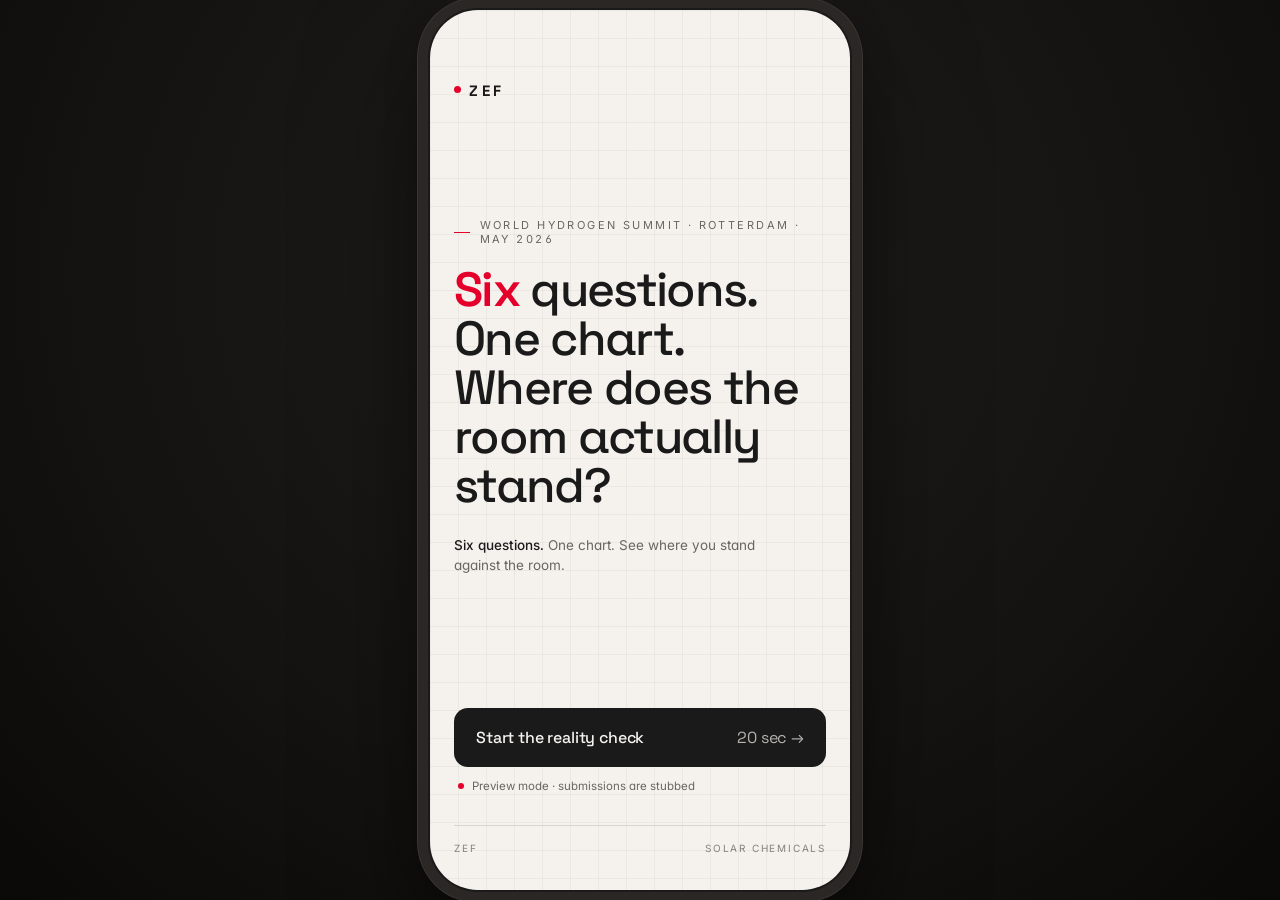
<file: preview.html>
<!DOCTYPE html>
<!--
  Self-contained preview of the zef-poll microsite (six-question version).
  - All CSS and JS inlined.
  - API calls stubbed (console.log only); demo aggregate baked in.
  - For production, run the FastAPI server (see README.md).
-->
<html lang="en">
<head>
<meta charset="UTF-8">
<meta name="viewport" content="width=device-width, initial-scale=1, viewport-fit=cover">
<meta name="theme-color" content="#F5F2EE">
<title>ZEF — Hydrogen Reality Check (preview)</title>
<link rel="preconnect" href="https://fonts.googleapis.com">
<link rel="preconnect" href="https://fonts.gstatic.com" crossorigin>
<link href="https://fonts.googleapis.com/css2?family=Space+Grotesk:wght@400;500;600;700&family=Inter:wght@300;400;500;600&display=swap" rel="stylesheet">
<style>
:root{
  --red:#E4002B; --red-ink:#B80023;
  --bg:#F5F2EE; --ink:#1A1A1A; --ink-deep:#0B0B0B;
  --grey:#C9C4BE; --grey-soft:#E5E1DB; --grey-line:#D9D4CC;
  --muted:#6B6560;
  --display:'Space Grotesk','Söhne',system-ui,sans-serif;
  --body:'Inter',system-ui,sans-serif;
  --ease:cubic-bezier(.2,.8,.2,1);
}
*{box-sizing:border-box;-webkit-tap-highlight-color:transparent}
button{touch-action:manipulation;-webkit-touch-callout:none;user-select:none;}
button svg{pointer-events:none}
html,body{margin:0;padding:0;height:100%;overflow:hidden;background:#2a2724;}
body{font-family:var(--body);color:var(--ink);font-feature-settings:"ss01","cv11","tnum";-webkit-font-smoothing:antialiased;}
.stage{position:fixed;inset:0;display:flex;align-items:center;justify-content:center;background:radial-gradient(ellipse at 50% 30%,#1f1d1b 0%,#141311 60%,#0a0908 100%);padding:env(safe-area-inset-top) env(safe-area-inset-right) env(safe-area-inset-bottom) env(safe-area-inset-left);}
.phone{position:relative;width:min(100vw,420px);height:min(100vh,880px);height:min(100dvh,880px);background:var(--bg);overflow:hidden;border-radius:0;}
@media (min-width:500px){.phone{border-radius:48px;box-shadow:0 0 0 2px #1a1a1a,0 0 0 12px #2a2724,0 0 0 13px #3a3633,0 50px 120px rgba(0,0,0,.5),0 10px 40px rgba(0,0,0,.35);}}
.phone::before{content:"";position:absolute;inset:0;pointer-events:none;z-index:1;background-image:linear-gradient(to right,rgba(26,26,26,.045) 1px,transparent 1px),linear-gradient(to bottom,rgba(26,26,26,.045) 1px,transparent 1px);background-size:28px 28px;mix-blend-mode:multiply;}
.scene{position:absolute;inset:0;z-index:2;display:flex;flex-direction:column;padding:56px 24px max(88px, env(safe-area-inset-bottom) + 56px);opacity:0;transform:translateX(12px);pointer-events:none;transition:opacity .28s var(--ease),transform .32s var(--ease);overflow-y:auto;overflow-x:hidden;-webkit-overflow-scrolling:touch;}
.scene.is-active{opacity:1;transform:translateX(0);pointer-events:auto}
.scene.is-exit-left{transform:translateX(-12px)}
.scene:not(.is-active),.scene:not(.is-active) *{pointer-events:none !important}
.topbar{display:flex;align-items:center;justify-content:space-between;height:48px;margin-bottom:auto;}
.wordmark{font-family:var(--display);font-weight:700;font-size:15px;letter-spacing:.24em;color:var(--ink);display:flex;align-items:center;gap:8px;}
.wordmark .dot{width:7px;height:7px;background:var(--red);border-radius:50%;display:inline-block;transform:translateY(-1px)}
.progress{display:flex;align-items:center;gap:10px;font-family:var(--body);font-size:11px;font-variant-numeric:tabular-nums;color:var(--muted);letter-spacing:.08em;}
.progress-bar{width:64px;height:2px;background:var(--grey-soft);border-radius:2px;overflow:hidden;position:relative}
.progress-bar i{position:absolute;inset:0;background:var(--ink);transform-origin:left;transform:scaleX(0);transition:transform .5s var(--ease)}
.back{width:48px;height:48px;display:flex;align-items:center;justify-content:center;border-radius:50%;background:transparent;border:1px solid var(--grey-line);cursor:pointer;color:var(--ink);opacity:0;pointer-events:none;transition:opacity .25s, background .15s;margin-left:-8px;}
.back.is-visible{opacity:1;pointer-events:auto}
.back:active{background:rgba(26,26,26,.06)}
.back svg{width:16px;height:16px}
#scene-hook{padding:56px 24px 36px}
.hook-body{flex:1;display:flex;flex-direction:column;justify-content:center;max-width:100%}
.hook-eyebrow{font-family:var(--body);font-size:11px;letter-spacing:.22em;text-transform:uppercase;color:var(--muted);margin-bottom:20px;display:flex;align-items:center;gap:10px;}
.hook-eyebrow .bar{width:18px;height:1px;background:var(--red)}
.hook-headline{font-family:var(--display);font-weight:500;font-size:clamp(36px,9.5vw,48px);line-height:1.02;letter-spacing:-.035em;color:var(--ink);margin:0 0 24px;}
.hook-headline .num{color:var(--red);font-weight:600;font-variant-numeric:tabular-nums}
.hook-headline .word{display:inline-block;margin-right:.24em;opacity:0;transform:translateY(14px);transition:opacity .6s var(--ease),transform .6s var(--ease);}
.scene.is-active .hook-headline .word{opacity:1;transform:translateY(0)}
.hook-sub{font-family:var(--body);font-size:13.5px;line-height:1.5;color:var(--muted);max-width:320px;margin:0;}
.hook-sub b{color:var(--ink);font-weight:500}
.hook-cta-wrap{display:flex;flex-direction:column;gap:12px;margin-top:28px}
.cta{background:var(--ink);color:var(--bg);border:none;font-family:var(--display);font-weight:500;font-size:16px;letter-spacing:-.01em;padding:19px 22px;border-radius:14px;display:flex;align-items:center;justify-content:space-between;cursor:pointer;transition:transform .15s var(--ease),background .2s;}
.cta:hover{background:#000}
.cta:active{transform:scale(.985)}
.cta .arrow{font-family:var(--display);font-weight:400;opacity:.7}
.hook-context{font-family:var(--body);font-size:11.5px;color:var(--muted);display:flex;align-items:center;gap:8px;padding:0 4px;}
.pulse-dot{width:6px;height:6px;border-radius:50%;background:var(--red);box-shadow:0 0 0 0 rgba(228,0,43,.6);animation:pulse 2.2s infinite}
@keyframes pulse{0%{box-shadow:0 0 0 0 rgba(228,0,43,.5)}70%{box-shadow:0 0 0 8px rgba(228,0,43,0)}100%{box-shadow:0 0 0 0 rgba(228,0,43,0)}}
.hook-signature{font-family:var(--body);font-size:10px;letter-spacing:.18em;text-transform:uppercase;color:var(--muted);margin-top:32px;display:flex;justify-content:space-between;align-items:center;padding-top:16px;border-top:1px solid var(--grey-line);}
.hook-signature span{opacity:.8}
.q-eyebrow{font-family:var(--body);font-size:11px;letter-spacing:.22em;text-transform:uppercase;color:var(--muted);margin:28px 0 14px;}
.q-headline{font-family:var(--display);font-weight:500;font-size:clamp(28px,7.5vw,36px);line-height:1.05;letter-spacing:-.028em;color:var(--ink);margin:0 0 10px;}
.q-sub{font-family:var(--body);font-size:13px;color:var(--muted);margin:0 0 24px;letter-spacing:.02em;}
.q-sub b{color:var(--ink);font-weight:500}
.options{display:flex;flex-direction:column;gap:9px;flex:1}
.opt{position:relative;display:flex;align-items:center;gap:14px;padding:16px 18px 16px 16px;background:transparent;border:1px solid var(--grey-line);border-radius:14px;cursor:pointer;font-family:var(--display);font-weight:500;font-size:18px;letter-spacing:-.02em;color:var(--ink);text-align:left;transition:border-color .18s,background .18s,transform .12s var(--ease),opacity .15s;overflow:hidden;}
.opt:hover{border-color:var(--ink);background:rgba(26,26,26,.02)}
.opt .tick{width:20px;height:20px;border-radius:50%;border:1.5px solid var(--grey);display:flex;align-items:center;justify-content:center;flex-shrink:0;transition:border-color .2s,background .2s;}
.opt .tick svg{width:10px;height:10px;opacity:0;transform:scale(.6);transition:opacity .15s,transform .15s}
.opt .label{flex:1}
.opt .hint{font-family:var(--body);font-size:12px;color:var(--muted);font-weight:400;letter-spacing:0}
.opt.is-locked{border-color:var(--red);background:rgba(228,0,43,.04);animation:lockscale .22s var(--ease);}
.opt.is-locked .tick{border-color:var(--red);background:var(--red)}
.opt.is-locked .tick svg{opacity:1;transform:scale(1)}
.opt.is-locked .hint{color:var(--red)}
@keyframes lockscale{0%{transform:scale(1)}40%{transform:scale(.98)}100%{transform:scale(1)}}
.options.multi .opt .tick{border-radius:4px}
.opt.is-disabled{opacity:.42;cursor:not-allowed}
.opt.is-disabled:hover{border-color:var(--grey-line);background:transparent}
.continue-btn{margin-top:14px;width:100%;background:var(--ink);color:var(--bg);border:none;border-radius:14px;padding:18px 22px;font-family:var(--display);font-weight:500;font-size:16px;letter-spacing:-.01em;cursor:pointer;transition:background .2s,opacity .2s,transform .12s var(--ease);display:flex;align-items:center;justify-content:space-between;gap:12px;}
.continue-btn:disabled{opacity:.35;cursor:not-allowed}
.continue-btn:not(:disabled):hover{background:#000}
.continue-btn:not(:disabled):active{transform:scale(.985)}
.continue-btn .continue-meta{font-family:var(--body);font-size:11px;letter-spacing:.16em;text-transform:uppercase;opacity:.6;font-variant-numeric:tabular-nums;}
.chart-note{font-family:var(--body);font-size:10.5px;color:var(--muted);margin-top:8px;letter-spacing:.02em;line-height:1.4;}
.chart-note.seed-note{margin-top:10px;padding:8px 12px;background:var(--grey-soft);border-radius:8px;font-style:italic;}
.reveal-cta-note{margin-top:24px;padding:14px 16px;background:rgba(26,26,26,.04);border-radius:12px;font-family:var(--body);font-size:12px;line-height:1.5;color:var(--muted);}
#scene-reveal .reveal-inner{display:flex;flex-direction:column;min-height:100%}
.reveal-head{margin:20px 0 24px}
.reveal-kicker{font-family:var(--body);font-size:11px;letter-spacing:.22em;text-transform:uppercase;color:var(--red);margin:0 0 12px;display:flex;align-items:center;gap:8px;}
.reveal-kicker .bar{width:18px;height:1px;background:var(--red)}
.reveal-headline{font-family:var(--display);font-weight:500;font-size:clamp(30px,8vw,38px);line-height:1.04;letter-spacing:-.03em;color:var(--ink);margin:0;}
.reveal-headline .pct{color:var(--red);font-weight:600;font-variant-numeric:tabular-nums}
.reveal-sub{font-family:var(--body);font-size:13px;color:var(--muted);margin-top:14px;line-height:1.5}
.chart{margin-top:4px;position:relative}
.chart-title{font-family:var(--body);font-size:11px;letter-spacing:.18em;text-transform:uppercase;color:var(--muted);margin-bottom:14px;display:flex;justify-content:space-between;}
.chart-title .tot{color:var(--ink);font-weight:500;font-variant-numeric:tabular-nums}
.bar-row{display:grid;grid-template-columns:96px 1fr 48px;align-items:center;gap:12px;padding:8px 0;}
.bar-label{font-family:var(--display);font-weight:500;font-size:13px;letter-spacing:-.01em;color:var(--ink);font-variant-numeric:tabular-nums;white-space:nowrap;overflow:hidden;text-overflow:ellipsis;}
.bar-track{height:10px;background:var(--grey-soft);border-radius:2px;overflow:visible;position:relative}
.bar-fill{height:100%;background:var(--grey);border-radius:2px;width:0%;transition:width .6s var(--ease);transition-delay:var(--d,0ms);}
.bar-row.is-user .bar-fill{background:var(--red);box-shadow:0 0 0 0 rgba(228,0,43,0);animation:userPulse 1.4s var(--ease) 800ms}
@keyframes userPulse{0%{box-shadow:0 0 0 0 rgba(228,0,43,.5)}60%{box-shadow:0 0 0 4px rgba(228,0,43,0)}100%{box-shadow:0 0 0 0 rgba(228,0,43,0)}}
.bar-pct{font-family:var(--display);font-weight:500;font-size:13px;color:var(--ink);text-align:right;font-variant-numeric:tabular-nums;opacity:0;transition:opacity .3s;transition-delay:var(--d,0ms);}
.is-revealed .bar-pct{opacity:1}
.bar-row.is-user .bar-label{color:var(--red)}
.bar-row.is-user .bar-pct{color:var(--red)}
.zef-marker{margin-top:24px;padding:16px 16px 16px 18px;border:1px solid var(--ink);border-radius:12px;background:var(--ink);color:var(--bg);display:flex;align-items:center;gap:14px;position:relative;opacity:0;transform:translateY(8px);transition:opacity .5s var(--ease),transform .5s var(--ease);transition-delay:.95s;}
.is-revealed .zef-marker{opacity:1;transform:translateY(0)}
.zef-marker .tick-line{position:absolute;top:-8px;left:var(--mark,40%);width:1px;height:8px;background:var(--red);}
.zef-marker .tick-line::before{content:"";position:absolute;top:-4px;left:-3px;width:7px;height:7px;background:var(--red);border-radius:50%;}
.zef-marker .kicker{font-family:var(--body);font-size:10px;letter-spacing:.22em;text-transform:uppercase;color:rgba(245,242,238,.55);margin-bottom:4px;}
.zef-marker .value{font-family:var(--display);font-weight:500;font-size:18px;letter-spacing:-.02em;color:var(--bg);font-variant-numeric:tabular-nums;}
.zef-marker .value .unit{color:rgba(245,242,238,.55);font-weight:400;font-size:12px;margin-left:4px}
.zef-marker .red-pill{margin-left:auto;padding:5px 9px;border:1px solid rgba(245,242,238,.2);border-radius:99px;font-family:var(--body);font-size:10px;letter-spacing:.14em;text-transform:uppercase;color:rgba(245,242,238,.7);}
.expand-trigger{margin-top:28px;padding:14px 0;background:none;border:none;border-top:1px solid var(--grey-line);font-family:var(--body);font-size:13px;color:var(--ink);letter-spacing:.01em;display:flex;align-items:center;justify-content:space-between;cursor:pointer;width:100%;}
.expand-trigger .chev{transition:transform .3s var(--ease);font-family:var(--display)}
.expand-trigger.is-open .chev{transform:rotate(180deg)}
.extra-charts{max-height:0;overflow:hidden;transition:max-height .5s var(--ease)}
.extra-charts.is-open{max-height:3200px}
.extra-charts .chart{margin-top:22px;padding-top:22px;border-top:1px dashed var(--grey-line)}
.extra-charts .chart:first-child{border-top:none;padding-top:0}
.reveal-footer{margin-top:32px;padding-top:20px;border-top:1px solid var(--grey-line);display:flex;gap:10px;}
.btn-ghost{flex:1;background:transparent;border:1px solid var(--grey-line);border-radius:12px;padding:16px;font-family:var(--display);font-weight:500;font-size:14px;letter-spacing:-.01em;color:var(--ink);cursor:pointer;transition:border-color .2s,background .2s;}
.btn-ghost:hover{border-color:var(--ink)}
.btn-solid{flex:1.4;background:var(--red);color:#fff;border:none;border-radius:12px;padding:16px;font-family:var(--display);font-weight:500;font-size:14px;letter-spacing:-.01em;cursor:pointer;transition:background .2s,transform .12s var(--ease);display:flex;align-items:center;justify-content:center;gap:8px;}
.btn-solid:hover{background:var(--red-ink)}
.btn-solid:active{transform:scale(.985)}
.lead-body{flex:1;display:flex;flex-direction:column;justify-content:center}
.lead-head{margin-bottom:26px}
.lead-kicker{font-family:var(--body);font-size:11px;letter-spacing:.22em;text-transform:uppercase;color:var(--muted);margin:0 0 14px;display:flex;align-items:center;gap:8px;}
.lead-kicker .bar{width:18px;height:1px;background:var(--red)}
.lead-headline{font-family:var(--display);font-weight:500;font-size:clamp(26px,7vw,32px);line-height:1.07;letter-spacing:-.028em;color:var(--ink);margin:0 0 10px;}
.lead-sub{font-family:var(--body);font-size:13px;color:var(--muted);line-height:1.5;margin:0;max-width:310px}
.field{position:relative;margin-top:22px}
.field input{width:100%;background:#fff;border:1px solid var(--grey-line);border-radius:12px;padding:18px;font-family:var(--body);font-size:16px;color:var(--ink);outline:none;transition:border-color .2s,box-shadow .2s;font-variant-numeric:tabular-nums;}
.field input::placeholder{color:var(--muted)}
.field input:focus{border-color:var(--ink);box-shadow:0 0 0 3px rgba(26,26,26,.06)}
.field input.is-invalid{border-color:var(--red);box-shadow:0 0 0 3px rgba(228,0,43,.08)}
.chips{display:flex;flex-wrap:wrap;gap:6px;margin-top:14px;}
.chip{flex:0 1 auto;text-align:center;padding:10px 14px;border:1px solid var(--grey-line);border-radius:99px;background:transparent;font-family:var(--body);font-size:13px;font-weight:500;color:var(--ink);cursor:pointer;transition:all .18s var(--ease);white-space:nowrap;}
.chip:hover{border-color:var(--ink)}
.chip.is-on{background:var(--ink);color:var(--bg);border-color:var(--ink)}
.chips-hint{font-family:var(--body);font-size:11px;color:var(--muted);margin-top:10px;letter-spacing:.04em;}
.lead-submit{margin-top:20px;width:100%;background:var(--red);color:#fff;border:none;border-radius:14px;padding:19px;font-family:var(--display);font-weight:500;font-size:16px;letter-spacing:-.01em;cursor:pointer;transition:background .2s,transform .12s var(--ease);}
.lead-submit:hover{background:var(--red-ink)}
.lead-submit:active{transform:scale(.985)}
.lead-submit:disabled{opacity:.6;cursor:wait}
.lead-error{margin-top:12px;font-family:var(--body);font-size:12px;color:var(--red);letter-spacing:.02em;}
.success{display:none;flex-direction:column;align-items:flex-start;padding:28px 0;}
.success.is-on{display:flex;animation:fadeUp .5s var(--ease)}
@keyframes fadeUp{from{opacity:0;transform:translateY(8px)}to{opacity:1;transform:translateY(0)}}
.success .check{width:42px;height:42px;border-radius:50%;background:var(--ink);color:var(--bg);display:flex;align-items:center;justify-content:center;margin-bottom:20px;}
.success .big{font-family:var(--display);font-weight:500;font-size:24px;letter-spacing:-.02em;line-height:1.2;margin:0 0 8px;color:var(--ink);}
.success .small{font-family:var(--body);font-size:13px;color:var(--muted);margin:0 0 22px}
.success a.see{font-family:var(--body);font-size:13px;color:var(--ink);text-decoration:none;border-bottom:1px solid var(--ink);padding-bottom:2px;}
.success a.see:hover{color:var(--red);border-color:var(--red)}
.lead-sig{margin-top:28px;padding-top:16px;border-top:1px solid var(--grey-line);font-family:var(--body);font-size:10px;letter-spacing:.18em;text-transform:uppercase;color:var(--muted);display:flex;justify-content:space-between;}
@media (max-width:380px){
  .scene{padding:44px 20px max(80px, env(safe-area-inset-bottom) + 48px)}
  .chip{font-size:12px;padding:9px 11px}
  .bar-row{grid-template-columns:80px 1fr 44px}
  .opt{font-size:17px;padding:14px 16px}
}
</style>
</head>
<body data-hook="C">

<div class="stage">
  <div class="phone" id="phone">

    <!-- HOOK -->
    <section class="scene is-active" id="scene-hook">
      <div class="topbar">
        <div class="wordmark"><span class="dot"></span>ZEF</div>
        <div class="progress" style="visibility:hidden">0 / 6</div>
      </div>
      <div class="hook-body">
        <div class="hook-eyebrow"><span class="bar"></span>World Hydrogen Summit · Rotterdam · May 2026</div>
        <h1 class="hook-headline" id="hook-headline"></h1>
        <p class="hook-sub"><b>Six questions.</b> One chart. See where you stand against the room.</p>
      </div>
      <div class="hook-cta-wrap">
        <button class="cta" data-goto="q1"><span>Start the reality check</span><span class="arrow">20 sec →</span></button>
        <div class="hook-context"><span class="pulse-dot"></span><span>Preview mode · submissions are stubbed</span></div>
      </div>
      <div class="hook-signature"><span>ZEF</span><span>SOLAR CHEMICALS</span></div>
    </section>

    <!-- Q1 (single) -->
    <section class="scene" id="scene-q1">
      <div class="topbar">
        <button class="back is-visible" data-goto="hook" aria-label="Back"><svg viewBox="0 0 24 24" fill="none"><path d="M15 4l-8 8 8 8" stroke="currentColor" stroke-width="2" stroke-linecap="round" stroke-linejoin="round"/></svg></button>
        <div class="progress"><span>1 / 6</span><div class="progress-bar"><i style="transform:scaleX(.1666)"></i></div></div>
      </div>
      <div class="q-eyebrow">Question 01</div>
      <h2 class="q-headline">Where will green H<span style="vertical-align:sub;font-size:.6em">2</span> land by 2030?</h2>
      <p class="q-sub"><b>€ / kg</b> · best guess</p>
      <div class="options" data-question="q1">
        <button class="opt" data-value="lt2"><span class="tick"><svg viewBox="0 0 12 12" fill="none"><path d="M2 6l3 3 5-6" stroke="#fff" stroke-width="2" stroke-linecap="round" stroke-linejoin="round"/></svg></span><span class="label">Under €2</span><span class="hint">Aggressive</span></button>
        <button class="opt" data-value="2to3"><span class="tick"><svg viewBox="0 0 12 12" fill="none"><path d="M2 6l3 3 5-6" stroke="#fff" stroke-width="2" stroke-linecap="round" stroke-linejoin="round"/></svg></span><span class="label">€2 – €3</span><span class="hint">The consensus</span></button>
        <button class="opt" data-value="3to5"><span class="tick"><svg viewBox="0 0 12 12" fill="none"><path d="M2 6l3 3 5-6" stroke="#fff" stroke-width="2" stroke-linecap="round" stroke-linejoin="round"/></svg></span><span class="label">€3 – €5</span><span class="hint">Cautious</span></button>
        <button class="opt" data-value="5to8"><span class="tick"><svg viewBox="0 0 12 12" fill="none"><path d="M2 6l3 3 5-6" stroke="#fff" stroke-width="2" stroke-linecap="round" stroke-linejoin="round"/></svg></span><span class="label">€5 – €8</span><span class="hint">Skeptical</span></button>
        <button class="opt" data-value="gt8"><span class="tick"><svg viewBox="0 0 12 12" fill="none"><path d="M2 6l3 3 5-6" stroke="#fff" stroke-width="2" stroke-linecap="round" stroke-linejoin="round"/></svg></span><span class="label">Over €8</span><span class="hint">Very skeptical</span></button>
      </div>
    </section>

    <!-- Q2 (MULTI-SELECT, max 3) -->
    <section class="scene" id="scene-q2">
      <div class="topbar">
        <button class="back is-visible" data-goto="q1" aria-label="Back"><svg viewBox="0 0 24 24" fill="none"><path d="M15 4l-8 8 8 8" stroke="currentColor" stroke-width="2" stroke-linecap="round" stroke-linejoin="round"/></svg></button>
        <div class="progress"><span>2 / 6</span><div class="progress-bar"><i style="transform:scaleX(.3333)"></i></div></div>
      </div>
      <div class="q-eyebrow">Question 02</div>
      <h2 class="q-headline">What drives the cost of green H<span style="vertical-align:sub;font-size:.6em">2</span>?</h2>
      <p class="q-sub"><b>Pick up to 3</b> · multiple choice</p>
      <div class="options multi" data-question="q2" data-multi="1" data-max-select="3">
        <button class="opt" data-value="power"><span class="tick"><svg viewBox="0 0 12 12" fill="none"><path d="M2 6l3 3 5-6" stroke="#fff" stroke-width="2" stroke-linecap="round" stroke-linejoin="round"/></svg></span><span class="label">Power</span><span class="hint">Electricity price</span></button>
        <button class="opt" data-value="electrolyzers"><span class="tick"><svg viewBox="0 0 12 12" fill="none"><path d="M2 6l3 3 5-6" stroke="#fff" stroke-width="2" stroke-linecap="round" stroke-linejoin="round"/></svg></span><span class="label">Electrolyzers</span><span class="hint">CAPEX, supply</span></button>
        <button class="opt" data-value="epc"><span class="tick"><svg viewBox="0 0 12 12" fill="none"><path d="M2 6l3 3 5-6" stroke="#fff" stroke-width="2" stroke-linecap="round" stroke-linejoin="round"/></svg></span><span class="label">EPC costs</span><span class="hint">Build & integration</span></button>
        <button class="opt" data-value="certification"><span class="tick"><svg viewBox="0 0 12 12" fill="none"><path d="M2 6l3 3 5-6" stroke="#fff" stroke-width="2" stroke-linecap="round" stroke-linejoin="round"/></svg></span><span class="label">Certification</span><span class="hint">Standards, audits</span></button>
        <button class="opt" data-value="cost"><span class="tick"><svg viewBox="0 0 12 12" fill="none"><path d="M2 6l3 3 5-6" stroke="#fff" stroke-width="2" stroke-linecap="round" stroke-linejoin="round"/></svg></span><span class="label">Capital cost</span><span class="hint">Financing, WACC</span></button>
        <button class="opt" data-value="demand"><span class="tick"><svg viewBox="0 0 12 12" fill="none"><path d="M2 6l3 3 5-6" stroke="#fff" stroke-width="2" stroke-linecap="round" stroke-linejoin="round"/></svg></span><span class="label">Demand</span><span class="hint">Offtake uncertainty</span></button>
      </div>
      <button class="continue-btn" data-question="q2" disabled><span class="continue-label">Continue</span><span class="continue-meta"><span class="count">0</span> / 3</span></button>
    </section>

    <!-- Q3 -->
    <section class="scene" id="scene-q3">
      <div class="topbar">
        <button class="back is-visible" data-goto="q2" aria-label="Back"><svg viewBox="0 0 24 24" fill="none"><path d="M15 4l-8 8 8 8" stroke="currentColor" stroke-width="2" stroke-linecap="round" stroke-linejoin="round"/></svg></button>
        <div class="progress"><span>3 / 6</span><div class="progress-bar"><i style="transform:scaleX(.5)"></i></div></div>
      </div>
      <div class="q-eyebrow">Question 03</div>
      <h2 class="q-headline">How many GW of green H<span style="vertical-align:sub;font-size:.6em">2</span> by 2035?</h2>
      <p class="q-sub">Operational gigawatts · global</p>
      <div class="options" data-question="q3">
        <button class="opt" data-value="lt20"><span class="tick"><svg viewBox="0 0 12 12" fill="none"><path d="M2 6l3 3 5-6" stroke="#fff" stroke-width="2" stroke-linecap="round" stroke-linejoin="round"/></svg></span><span class="label">Under 20 GW</span><span class="hint">Stalled</span></button>
        <button class="opt" data-value="20to100"><span class="tick"><svg viewBox="0 0 12 12" fill="none"><path d="M2 6l3 3 5-6" stroke="#fff" stroke-width="2" stroke-linecap="round" stroke-linejoin="round"/></svg></span><span class="label">20 – 100 GW</span><span class="hint">Slow build</span></button>
        <button class="opt" data-value="100to250"><span class="tick"><svg viewBox="0 0 12 12" fill="none"><path d="M2 6l3 3 5-6" stroke="#fff" stroke-width="2" stroke-linecap="round" stroke-linejoin="round"/></svg></span><span class="label">100 – 250 GW</span><span class="hint">On pace</span></button>
        <button class="opt" data-value="250to500"><span class="tick"><svg viewBox="0 0 12 12" fill="none"><path d="M2 6l3 3 5-6" stroke="#fff" stroke-width="2" stroke-linecap="round" stroke-linejoin="round"/></svg></span><span class="label">250 – 500 GW</span><span class="hint">Acceleration</span></button>
        <button class="opt" data-value="gt500"><span class="tick"><svg viewBox="0 0 12 12" fill="none"><path d="M2 6l3 3 5-6" stroke="#fff" stroke-width="2" stroke-linecap="round" stroke-linejoin="round"/></svg></span><span class="label">Over 500 GW</span><span class="hint">Boom</span></button>
      </div>
    </section>

    <!-- Q4 -->
    <section class="scene" id="scene-q4">
      <div class="topbar">
        <button class="back is-visible" data-goto="q3" aria-label="Back"><svg viewBox="0 0 24 24" fill="none"><path d="M15 4l-8 8 8 8" stroke="currentColor" stroke-width="2" stroke-linecap="round" stroke-linejoin="round"/></svg></button>
        <div class="progress"><span>4 / 6</span><div class="progress-bar"><i style="transform:scaleX(.6666)"></i></div></div>
      </div>
      <div class="q-eyebrow">Question 04</div>
      <h2 class="q-headline">Where will green H<span style="vertical-align:sub;font-size:.6em">2</span> actually be used?</h2>
      <p class="q-sub">Pick the biggest use case</p>
      <div class="options" data-question="q4">
        <button class="opt" data-value="methanol"><span class="tick"><svg viewBox="0 0 12 12" fill="none"><path d="M2 6l3 3 5-6" stroke="#fff" stroke-width="2" stroke-linecap="round" stroke-linejoin="round"/></svg></span><span class="label">Methanol</span><span class="hint">Feedstock</span></button>
        <button class="opt" data-value="ammonia"><span class="tick"><svg viewBox="0 0 12 12" fill="none"><path d="M2 6l3 3 5-6" stroke="#fff" stroke-width="2" stroke-linecap="round" stroke-linejoin="round"/></svg></span><span class="label">Ammonia</span><span class="hint">Fertilizer + carrier</span></button>
        <button class="opt" data-value="refinery"><span class="tick"><svg viewBox="0 0 12 12" fill="none"><path d="M2 6l3 3 5-6" stroke="#fff" stroke-width="2" stroke-linecap="round" stroke-linejoin="round"/></svg></span><span class="label">Refinery</span><span class="hint">Hydrocrackers</span></button>
        <button class="opt" data-value="transport"><span class="tick"><svg viewBox="0 0 12 12" fill="none"><path d="M2 6l3 3 5-6" stroke="#fff" stroke-width="2" stroke-linecap="round" stroke-linejoin="round"/></svg></span><span class="label">H₂ as transport fuel</span><span class="hint">Trucks, buses</span></button>
        <button class="opt" data-value="emethane"><span class="tick"><svg viewBox="0 0 12 12" fill="none"><path d="M2 6l3 3 5-6" stroke="#fff" stroke-width="2" stroke-linecap="round" stroke-linejoin="round"/></svg></span><span class="label">e-Methane</span><span class="hint">Gas grid</span></button>
        <button class="opt" data-value="esaf"><span class="tick"><svg viewBox="0 0 12 12" fill="none"><path d="M2 6l3 3 5-6" stroke="#fff" stroke-width="2" stroke-linecap="round" stroke-linejoin="round"/></svg></span><span class="label">eSAF / jet fuel</span><span class="hint">Aviation</span></button>
        <button class="opt" data-value="other"><span class="tick"><svg viewBox="0 0 12 12" fill="none"><path d="M2 6l3 3 5-6" stroke="#fff" stroke-width="2" stroke-linecap="round" stroke-linejoin="round"/></svg></span><span class="label">Other</span><span class="hint">Something else</span></button>
      </div>
    </section>

    <!-- Q5 -->
    <section class="scene" id="scene-q5">
      <div class="topbar">
        <button class="back is-visible" data-goto="q4" aria-label="Back"><svg viewBox="0 0 24 24" fill="none"><path d="M15 4l-8 8 8 8" stroke="currentColor" stroke-width="2" stroke-linecap="round" stroke-linejoin="round"/></svg></button>
        <div class="progress"><span>5 / 6</span><div class="progress-bar"><i style="transform:scaleX(.8333)"></i></div></div>
      </div>
      <div class="q-eyebrow">Question 05</div>
      <h2 class="q-headline">Where will most green H<span style="vertical-align:sub;font-size:.6em">2</span> be produced in 2035?</h2>
      <p class="q-sub">Pick the continent</p>
      <div class="options" data-question="q5">
        <button class="opt" data-value="africa"><span class="tick"><svg viewBox="0 0 12 12" fill="none"><path d="M2 6l3 3 5-6" stroke="#fff" stroke-width="2" stroke-linecap="round" stroke-linejoin="round"/></svg></span><span class="label">Africa</span><span class="hint">Solar abundance</span></button>
        <button class="opt" data-value="eu"><span class="tick"><svg viewBox="0 0 12 12" fill="none"><path d="M2 6l3 3 5-6" stroke="#fff" stroke-width="2" stroke-linecap="round" stroke-linejoin="round"/></svg></span><span class="label">Europe</span><span class="hint">Policy push</span></button>
        <button class="opt" data-value="asia"><span class="tick"><svg viewBox="0 0 12 12" fill="none"><path d="M2 6l3 3 5-6" stroke="#fff" stroke-width="2" stroke-linecap="round" stroke-linejoin="round"/></svg></span><span class="label">Asia</span><span class="hint">Demand pull</span></button>
        <button class="opt" data-value="anz"><span class="tick"><svg viewBox="0 0 12 12" fill="none"><path d="M2 6l3 3 5-6" stroke="#fff" stroke-width="2" stroke-linecap="round" stroke-linejoin="round"/></svg></span><span class="label">Australia</span><span class="hint">Export plays</span></button>
        <button class="opt" data-value="northam"><span class="tick"><svg viewBox="0 0 12 12" fill="none"><path d="M2 6l3 3 5-6" stroke="#fff" stroke-width="2" stroke-linecap="round" stroke-linejoin="round"/></svg></span><span class="label">North America</span><span class="hint">IRA, scale</span></button>
        <button class="opt" data-value="southam"><span class="tick"><svg viewBox="0 0 12 12" fill="none"><path d="M2 6l3 3 5-6" stroke="#fff" stroke-width="2" stroke-linecap="round" stroke-linejoin="round"/></svg></span><span class="label">South America</span><span class="hint">Hydro + wind</span></button>
      </div>
    </section>

    <!-- Q6 -->
    <section class="scene" id="scene-q6">
      <div class="topbar">
        <button class="back is-visible" data-goto="q5" aria-label="Back"><svg viewBox="0 0 24 24" fill="none"><path d="M15 4l-8 8 8 8" stroke="currentColor" stroke-width="2" stroke-linecap="round" stroke-linejoin="round"/></svg></button>
        <div class="progress"><span>6 / 6</span><div class="progress-bar"><i style="transform:scaleX(1)"></i></div></div>
      </div>
      <div class="q-eyebrow">Question 06</div>
      <h2 class="q-headline">You'd seriously adopt at…</h2>
      <p class="q-sub"><b>€ / kg</b> H<span style="vertical-align:sub;font-size:.8em">2</span></p>
      <div class="options" data-question="q6">
        <button class="opt" data-value="lt2"><span class="tick"><svg viewBox="0 0 12 12" fill="none"><path d="M2 6l3 3 5-6" stroke="#fff" stroke-width="2" stroke-linecap="round" stroke-linejoin="round"/></svg></span><span class="label">Under €2</span><span class="hint">Instant yes</span></button>
        <button class="opt" data-value="2to3"><span class="tick"><svg viewBox="0 0 12 12" fill="none"><path d="M2 6l3 3 5-6" stroke="#fff" stroke-width="2" stroke-linecap="round" stroke-linejoin="round"/></svg></span><span class="label">€2 – €3</span><span class="hint">Likely</span></button>
        <button class="opt" data-value="3to5"><span class="tick"><svg viewBox="0 0 12 12" fill="none"><path d="M2 6l3 3 5-6" stroke="#fff" stroke-width="2" stroke-linecap="round" stroke-linejoin="round"/></svg></span><span class="label">€3 – €5</span><span class="hint">Niche use</span></button>
        <button class="opt" data-value="5to8"><span class="tick"><svg viewBox="0 0 12 12" fill="none"><path d="M2 6l3 3 5-6" stroke="#fff" stroke-width="2" stroke-linecap="round" stroke-linejoin="round"/></svg></span><span class="label">€5 – €8</span><span class="hint">Only with policy</span></button>
        <button class="opt" data-value="gt8"><span class="tick"><svg viewBox="0 0 12 12" fill="none"><path d="M2 6l3 3 5-6" stroke="#fff" stroke-width="2" stroke-linecap="round" stroke-linejoin="round"/></svg></span><span class="label">Over €8</span><span class="hint">Only mandated</span></button>
        <button class="opt" data-value="not_us"><span class="tick"><svg viewBox="0 0 12 12" fill="none"><path d="M2 6l3 3 5-6" stroke="#fff" stroke-width="2" stroke-linecap="round" stroke-linejoin="round"/></svg></span><span class="label">Not us</span><span class="hint">Different molecule</span></button>
      </div>
    </section>

    <!-- REVEAL -->
    <section class="scene" id="scene-reveal">
      <div class="reveal-inner">
        <div class="topbar"><div class="wordmark"><span class="dot"></span>ZEF</div><div class="progress"><span id="rev-live">0 ANSWERED</span></div></div>
        <div class="reveal-head">
          <div class="reveal-kicker"><span class="bar"></span>Your pulse</div>
          <h2 class="reveal-headline" id="reveal-headline"></h2>
          <p class="reveal-sub" id="reveal-sub"></p>
        </div>

        <div class="chart" id="chart-q1" data-question="q1">
          <div class="chart-title"><span>Q1 · €/kg by 2030</span><span class="tot">n = <span class="rev-n">0</span></span></div>
          <div class="bars"></div>
          <div class="chart-note seed-note" hidden>Seed distribution · chart goes live after <span class="threshold-n">5</span> responses</div>
          <div class="zef-marker" data-marker-for="q1" hidden>
            <div class="tick-line"></div>
            <div><div class="kicker"></div><div class="value"></div></div>
            <div class="red-pill"></div>
          </div>
        </div>

        <div class="reveal-cta-note">
          The full benchmark — all 6 questions, broken down by role — is sent by email after the summit.
        </div>

        <div class="reveal-footer">
          <button class="btn-ghost" data-goto="hook" data-reset="1">Start over</button>
          <button class="btn-solid" data-goto="lead">Get the full benchmark →</button>
        </div>
      </div>
    </section>

    <!-- LEAD -->
    <section class="scene" id="scene-lead">
      <div class="topbar">
        <button class="back is-visible" data-goto="reveal" aria-label="Back"><svg viewBox="0 0 24 24" fill="none"><path d="M15 4l-8 8 8 8" stroke="currentColor" stroke-width="2" stroke-linecap="round" stroke-linejoin="round"/></svg></button>
        <div class="progress"><span>Step 2</span></div>
      </div>
      <div class="lead-body">
        <div class="lead-head">
          <div class="lead-kicker"><span class="bar"></span>After the summit</div>
          <h2 class="lead-headline">Want the full benchmark after the summit?</h2>
          <p class="lead-sub">We'll send you the anonymized results once the poll closes.</p>
        </div>
        <form id="lead-form">
          <div class="field"><input type="email" id="lead-email" placeholder="you@company.com" autocomplete="email" inputmode="email" required></div>
          <div class="chips" id="role-chips">
            <button type="button" class="chip" data-role="investor">Investor</button>
            <button type="button" class="chip" data-role="developer">Developer</button>
            <button type="button" class="chip" data-role="offtaker">Offtaker</button>
            <button type="button" class="chip" data-role="policy">Policy</button>
            <button type="button" class="chip" data-role="other">Other</button>
          </div>
          <div class="chips-hint">Optional · helps us tailor the sample</div>
          <button type="submit" class="lead-submit">Send it to me</button>
          <div class="lead-error" id="lead-error" hidden></div>
        </form>
        <div class="success" id="lead-success">
          <div class="check"><svg width="18" height="18" viewBox="0 0 18 18" fill="none"><path d="M3 9l4 4 8-9" stroke="currentColor" stroke-width="2" stroke-linecap="round" stroke-linejoin="round"/></svg></div>
          <p class="big">On the list. See you in the inbox.</p>
          <p class="small">We'll send the anonymized WHS 2026 results within 72h of the summit close.</p>
          <a class="see" href="https://www.zeroemissionfuels.com/" target="_blank" rel="noopener">See what ZEF does →</a>
        </div>
      </div>
      <div class="lead-sig"><span>ZEF</span><span>SOLAR CHEMICALS</span></div>
    </section>

  </div>
</div>

<script>
/* Self-contained preview — same logic as static/app.js but inline + stubbed APIs. */

const QUESTIONS = [
  {id:"q1",number:"01",chart_title:"Q1 · €/kg by 2030",
   options:[{value:"lt2",label:"Under €2",hint:"Aggressive"},{value:"2to3",label:"€2 – €3",hint:"The consensus"},{value:"3to5",label:"€3 – €5",hint:"Cautious"},{value:"5to8",label:"€5 – €8",hint:"Skeptical"},{value:"gt8",label:"Over €8",hint:"Very skeptical"}],
   short_labels:{lt2:"< €2","2to3":"€2–3","3to5":"€3–5","5to8":"€5–8",gt8:"> €8"}},
  {id:"q2",number:"02",chart_title:"Q2 · Top cost drivers",multi:true,max_select:3,
   options:[{value:"power",label:"Power",hint:"Electricity price"},{value:"electrolyzers",label:"Electrolyzers",hint:"CAPEX, supply"},{value:"epc",label:"EPC costs",hint:"Build & integration"},{value:"certification",label:"Certification",hint:"Standards, audits"},{value:"cost",label:"Capital cost",hint:"Financing, WACC"},{value:"demand",label:"Demand",hint:"Offtake uncertainty"}],
   short_labels:{power:"Power",electrolyzers:"Electrolyzers",epc:"EPC",certification:"Certification",cost:"Capital",demand:"Demand"}},
  {id:"q3",number:"03",chart_title:"Q3 · GW operational by 2035",
   options:[{value:"lt20",label:"Under 20 GW",hint:"Stalled"},{value:"20to100",label:"20 – 100 GW",hint:"Slow build"},{value:"100to250",label:"100 – 250 GW",hint:"On pace"},{value:"250to500",label:"250 – 500 GW",hint:"Acceleration"},{value:"gt500",label:"Over 500 GW",hint:"Boom"}],
   short_labels:{lt20:"< 20","20to100":"20–100","100to250":"100–250","250to500":"250–500",gt500:"> 500"}},
  {id:"q4",number:"04",chart_title:"Q4 · End-use",
   options:[{value:"methanol",label:"Methanol",hint:"Feedstock"},{value:"ammonia",label:"Ammonia",hint:"Fertilizer + carrier"},{value:"refinery",label:"Refinery",hint:"Hydrocrackers"},{value:"transport",label:"H₂ as transport fuel",hint:"Trucks, buses"},{value:"emethane",label:"e-Methane",hint:"Gas grid"},{value:"esaf",label:"eSAF / jet fuel",hint:"Aviation"},{value:"other",label:"Other",hint:"Something else"}],
   short_labels:{methanol:"Methanol",ammonia:"Ammonia",refinery:"Refinery",transport:"Transport",emethane:"e-Methane",esaf:"eSAF",other:"Other"}},
  {id:"q5",number:"05",chart_title:"Q5 · Production continent",
   options:[{value:"africa",label:"Africa",hint:"Solar abundance"},{value:"eu",label:"Europe",hint:"Policy push"},{value:"asia",label:"Asia",hint:"Demand pull"},{value:"anz",label:"Australia",hint:"Export plays"},{value:"northam",label:"North America",hint:"IRA, scale"},{value:"southam",label:"South America",hint:"Hydro + wind"}],
   short_labels:{africa:"Africa",eu:"Europe",asia:"Asia",anz:"Australia",northam:"N. America",southam:"S. America"}},
  {id:"q6",number:"06",chart_title:"Q6 · You'd adopt at…",
   options:[{value:"lt2",label:"Under €2",hint:"Instant yes"},{value:"2to3",label:"€2 – €3",hint:"Likely"},{value:"3to5",label:"€3 – €5",hint:"Niche use"},{value:"5to8",label:"€5 – €8",hint:"Only with policy"},{value:"gt8",label:"Over €8",hint:"Only mandated"},{value:"not_us",label:"Not us",hint:"Different molecule"}],
   short_labels:{lt2:"< €2","2to3":"€2–3","3to5":"€3–5","5to8":"€5–8",gt8:"> €8",not_us:"Not us"}},
];
const HOOKS = {
  A: ["Hype","or","reality?","Pick","a","side."],
  B: ["Most","predictions","about","green","H₂","are","wrong.","Yours","included."],
  C: [{num:"Six"},"questions.","One","chart.","Where","does","the","room","actually","stand?"],
  D: ["Will","green","H₂","cost",{num:"€2"},"or",{num:"€10"},"by","2030?"],
};
const BENCHMARK = {question_id:"q1",kicker:"ZEF target",value:"< €3",unit:"/kg by 2030",pill:"TARGET",bucket:"2to3",bucket_offset:1.0};
let AGGREGATE = {
  total: 2,
  threshold: 5,
  source: 'demo',
  q1:{lt2:.05,"2to3":.20,"3to5":.40,"5to8":.25,gt8:.10},
  q2:{power:.55,electrolyzers:.50,epc:.35,certification:.30,cost:.20,demand:.20},
  q3:{lt20:.15,"20to100":.30,"100to250":.30,"250to500":.15,gt500:.10},
  q4:{methanol:.10,ammonia:.28,refinery:.13,transport:.10,emethane:.08,esaf:.23,other:.08},
  q5:{africa:.18,eu:.20,asia:.30,anz:.10,northam:.14,southam:.08},
  q6:{lt2:.35,"2to3":.30,"3to5":.15,"5to8":.05,gt8:.02,not_us:.13},
};

const Q_IDS = QUESTIONS.map(q=>q.id);
const Q_BY_ID = Object.fromEntries(QUESTIONS.map(q=>[q.id,q]));
const SHORT = Object.fromEntries(QUESTIONS.map(q=>[q.id,q.short_labels||{}]));
const VALUES = Object.fromEntries(QUESTIONS.map(q=>[q.id,q.options.map(o=>o.value)]));
const IS_MULTI = qid => !!(Q_BY_ID[qid] && Q_BY_ID[qid].multi);
const defaultAnswer = qid => IS_MULTI(qid) ? [] : null;

const state = {
  current:'hook',
  answers: Object.fromEntries(Q_IDS.map(id=>[id,defaultAnswer(id)])),
  sessionId: (crypto && crypto.randomUUID) ? crypto.randomUUID() : 'sess-'+Date.now(),
  pollPosted:false,
};

// Holds the auto-advance setTimeout id so back-clicks can cancel it.
let pendingAdvance = null;

function allAnswered(){
  return Q_IDS.every(id=>{
    const v=state.answers[id];
    if(IS_MULTI(id)) return Array.isArray(v) && v.length>0;
    return !!v;
  });
}

function renderHook(key){
  const words = HOOKS[key] || HOOKS.C;
  const el = document.getElementById('hook-headline');
  if(!el) return;
  el.innerHTML='';
  words.forEach((w,i)=>{
    const span = document.createElement('span');
    const isNum = typeof w === 'object';
    span.className = 'word'+(isNum?' num':'');
    span.textContent = isNum ? w.num : w;
    span.style.transitionDelay = (i*30)+'ms';
    el.appendChild(span);
  });
  document.body.setAttribute('data-hook',key);
}
renderHook('C');

function goto(id, opts={}){
  // Fix A: cancel any pending auto-advance so it can't fire after the user navigates.
  if(pendingAdvance){clearTimeout(pendingAdvance);pendingAdvance=null;}

  // Fix B: never land on reveal with missing answers — redirect to first unanswered question.
  if(id==='reveal' && !allAnswered()){
    const missing=Q_IDS.find(qid=>{
      const v=state.answers[qid];
      return IS_MULTI(qid) ? (!Array.isArray(v)||v.length===0) : !v;
    });
    if(missing) id=missing;
  }

  if(opts.reset){
    Q_IDS.forEach(qid=>state.answers[qid]=defaultAnswer(qid));
    state.pollPosted=false;
    document.querySelectorAll('.opt').forEach(o=>{o.classList.remove('is-locked');o.classList.remove('is-disabled');});
    document.querySelectorAll('.continue-btn').forEach(btn=>{btn.disabled=true;const c=btn.querySelector('.count');if(c)c.textContent='0';});
    document.querySelectorAll('#role-chips .chip').forEach(c=>c.classList.remove('is-on'));
    selectedRole=null;
    document.getElementById('lead-form').style.display='';
    document.getElementById('lead-success').classList.remove('is-on');
    const errEl=document.getElementById('lead-error');if(errEl)errEl.hidden=true;
    document.getElementById('lead-email').value='';
  }
  const cur = document.querySelector('.scene.is-active');
  const next = document.getElementById('scene-'+id);
  if(!next || next===cur) return;
  if(cur){cur.classList.remove('is-active');cur.classList.add('is-exit-left');setTimeout(()=>cur.classList.remove('is-exit-left'),340);}
  // Sync scene activation — no 60ms pointer-events gap.
  next.classList.add('is-active');
  next.scrollTop=0;
  state.current=id;
  if(id==='reveal') renderReveal();
  if(id==='hook') renderHook(document.body.getAttribute('data-hook')||'C');
  syncSelections();
}

document.addEventListener('click',(e)=>{
  const goEl=e.target.closest('[data-goto]');
  if(!goEl) return;
  const target=goEl.getAttribute('data-goto');
  const reset=goEl.getAttribute('data-reset')==='1';
  console.log('[nav]',target,'from',state.current);
  goto(target,{reset});
});

document.querySelectorAll('.options').forEach(group=>{
  const qid=group.dataset.question;
  const isMulti=group.dataset.multi==='1';
  const maxSelect=parseInt(group.dataset.maxSelect||'1',10);
  group.querySelectorAll('.opt').forEach(opt=>{
    opt.addEventListener('click',()=>{
      if(isMulti){
        const v=opt.dataset.value;
        const arr=Array.isArray(state.answers[qid])?[...state.answers[qid]]:[];
        const idx=arr.indexOf(v);
        if(idx>=0){arr.splice(idx,1);opt.classList.remove('is-locked');}
        else{if(arr.length>=maxSelect)return;arr.push(v);opt.classList.add('is-locked');}
        state.answers[qid]=arr;
        updateMultiState(group);
      } else {
        group.querySelectorAll('.opt').forEach(o=>o.classList.remove('is-locked'));
        opt.classList.add('is-locked');
        state.answers[qid]=opt.dataset.value;
        const i=Q_IDS.indexOf(qid);
        const isLast=i===Q_IDS.length-1;
        const nextId=isLast?'reveal':Q_IDS[i+1];
        pendingAdvance=setTimeout(()=>{pendingAdvance=null;goto(nextId);},280);
        if(isLast){console.log('[preview] POST /api/poll',{sessionId:state.sessionId,answers:{...state.answers}});}
      }
    });
  });
});

function updateMultiState(group){
  const qid=group.dataset.question;
  const maxSelect=parseInt(group.dataset.maxSelect||'1',10);
  const arr=Array.isArray(state.answers[qid])?state.answers[qid]:[];
  const atCap=arr.length>=maxSelect;
  group.querySelectorAll('.opt').forEach(opt=>{
    const picked=arr.includes(opt.dataset.value);
    opt.classList.toggle('is-disabled', atCap && !picked);
  });
  const scene=group.closest('.scene');
  const btn=scene && scene.querySelector('.continue-btn[data-question="'+qid+'"]');
  if(btn){btn.disabled=arr.length===0;const c=btn.querySelector('.count');if(c)c.textContent=String(arr.length);}
}

document.querySelectorAll('.continue-btn').forEach(btn=>{
  btn.addEventListener('click',()=>{
    const qid=btn.dataset.question;
    if(btn.disabled) return;
    const i=Q_IDS.indexOf(qid);
    const isLast=i===Q_IDS.length-1;
    const nextId=isLast?'reveal':Q_IDS[i+1];
    goto(nextId);
    if(isLast) console.log('[preview] POST /api/poll',{sessionId:state.sessionId,answers:{...state.answers}});
  });
});

function syncSelections(){
  document.querySelectorAll('.options').forEach(group=>{
    const qid=group.dataset.question;
    const v=state.answers[qid];
    const isMulti=group.dataset.multi==='1';
    if(isMulti){
      const arr=Array.isArray(v)?v:[];
      group.querySelectorAll('.opt').forEach(o=>o.classList.toggle('is-locked',arr.includes(o.dataset.value)));
      updateMultiState(group);
    } else {
      group.querySelectorAll('.opt').forEach(o=>o.classList.toggle('is-locked', !!v && o.dataset.value===v));
    }
  });
}

const PRICE_ORDER=['lt2','2to3','3to5','5to8','gt8'];
function computeInsight(){
  const primary=QUESTIONS[0];
  const g=state.answers[primary.id];
  const data=AGGREGATE[primary.id]||{};
  if(!g) return `Here's how the room answered <b>${primary.chart_title}</b>.`;
  const isPriceQ=primary.options.every(o=>PRICE_ORDER.includes(o.value));
  if(isPriceQ){
    const idx=PRICE_ORDER.indexOf(g);
    let higher=0,lower=0;
    PRICE_ORDER.slice(idx+1).forEach(k=>higher+=(data[k]||0));
    PRICE_ORDER.slice(0,idx).forEach(k=>lower+=(data[k]||0));
    const same=data[g]||0;
    if(g==='lt2'||g==='2to3') return `You're more optimistic than <span class="pct">${Math.round(higher*100)}%</span> of the room.`;
    if(g==='gt8'||g==='5to8') return `<span class="pct">${Math.round(lower*100)}%</span> of the room is more optimistic than you.`;
    return `You're with <span class="pct">${Math.round(same*100)}%</span> of the room.`;
  }
  return `You're with <span class="pct">${Math.round((data[g]||0)*100)}%</span> of the room.`;
}

function escapeHtml(s){return String(s).replaceAll('&','&amp;').replaceAll('<','&lt;').replaceAll('>','&gt;').replaceAll('"','&quot;').replaceAll("'",'&#39;');}

function buildBarChart(container, qid, userAnswer){
  const bars=container.querySelector('.bars');
  if(!bars) return;
  bars.innerHTML='';
  const data=AGGREGATE[qid]||{};
  const shortLabels=SHORT[qid]||{};
  const keys=VALUES[qid]||Object.keys(data);
  const max=Math.max(...keys.map(k=>data[k]||0),0.0001);
  const userSet=new Set(Array.isArray(userAnswer)?userAnswer:(userAnswer?[userAnswer]:[]));
  keys.forEach((k,i)=>{
    const pct=data[k]||0;
    const scaled=(pct/max)*100;
    const isUser=userSet.has(k);
    const row=document.createElement('div');
    row.className='bar-row'+(isUser?' is-user':'');
    const delay=(i*80)+(isUser?120:0);
    row.innerHTML=`<div class="bar-label">${escapeHtml(shortLabels[k]||k)}</div><div class="bar-track"><div class="bar-fill" style="--d:${delay}ms"></div></div><div class="bar-pct" style="--d:${delay}ms">${Math.round(pct*100)}%</div>`;
    bars.appendChild(row);
    requestAnimationFrame(()=>{setTimeout(()=>{row.querySelector('.bar-fill').style.width=scaled+'%';},40);});
  });
  if(BENCHMARK && BENCHMARK.question_id===qid){
    const marker=container.querySelector('.zef-marker');
    if(marker){
      marker.hidden=false;
      marker.querySelector('.kicker').textContent=BENCHMARK.kicker||'';
      marker.querySelector('.value').innerHTML=`${escapeHtml(BENCHMARK.value||'')}<span class="unit">${escapeHtml(BENCHMARK.unit||'')}</span>`;
      marker.querySelector('.red-pill').textContent=BENCHMARK.pill||'';
      const bucketIdx=keys.indexOf(BENCHMARK.bucket);
      if(bucketIdx>=0){
        const offset=Math.min(Math.max(BENCHMARK.bucket_offset||0,0),1);
        const leftPct=(bucketIdx/keys.length+(offset/keys.length))*100;
        const tickLine=marker.querySelector('.tick-line');
        if(tickLine) tickLine.style.left=`calc(${leftPct.toFixed(1)}% + 12px)`;
      }
    }
  }
}

function renderReveal(){
  const primary=QUESTIONS[0];
  document.getElementById('reveal-headline').innerHTML=computeInsight();
  const total=AGGREGATE.total||0;
  const isPreview=AGGREGATE.source!=='sheet';
  const totalLabel=total>0?`${total} ${total===1?'person has':'people have'} answered`:'no one has answered yet';
  document.getElementById('reveal-sub').innerHTML=isPreview
    ? `${totalLabel} so far. Seed distribution shown until the threshold is reached.`
    : `Here's how ${total} people answered <b>${primary.chart_title}</b>.`+(state.answers[primary.id]?` Yours is in red.`:'');
  document.querySelectorAll('.chart .rev-n').forEach(el=>el.textContent=total);
  document.getElementById('rev-live').textContent=isPreview
    ? `PREVIEW · ${total} / ${AGGREGATE.threshold||5}`
    : `${total} ANSWERED`;
  const seedNote=document.querySelector('#chart-'+primary.id+' .seed-note');
  if(seedNote){
    seedNote.hidden=!isPreview;
    const thr=seedNote.querySelector('.threshold-n');
    if(thr) thr.textContent=AGGREGATE.threshold||5;
  }
  const chart=document.getElementById('chart-'+primary.id);
  if(chart){buildBarChart(chart,primary.id,state.answers[primary.id]);setTimeout(()=>chart.classList.add('is-revealed'),150);}
}

let selectedRole=null;
document.querySelectorAll('#role-chips .chip').forEach(chip=>{
  chip.addEventListener('click',()=>{
    const r=chip.dataset.role;
    if(selectedRole===r){chip.classList.remove('is-on');selectedRole=null;}
    else{document.querySelectorAll('#role-chips .chip').forEach(c=>c.classList.remove('is-on'));chip.classList.add('is-on');selectedRole=r;}
  });
});

document.getElementById('lead-form').addEventListener('submit',e=>{
  e.preventDefault();
  const email=document.getElementById('lead-email');
  const v=email.value.trim();
  if(!/^\S+@\S+\.\S+$/.test(v)){email.classList.add('is-invalid');setTimeout(()=>email.classList.remove('is-invalid'),1800);return;}
  console.log('[preview] POST /api/lead',{sessionId:state.sessionId,email:v,role:selectedRole,consent:true});
  document.getElementById('lead-form').style.display='none';
  document.getElementById('lead-success').classList.add('is-on');
});

document.addEventListener('keydown',e=>{
  if(e.target && (e.target.tagName==='INPUT'||e.target.tagName==='TEXTAREA')) return;
  if(e.key==='d'||e.key==='D'){
    QUESTIONS.forEach(q=>{
      const second=q.options[Math.min(1,q.options.length-1)].value;
      state.answers[q.id]=q.multi?[q.options[0].value,second]:second;
    });
    syncSelections();
    goto('reveal');
  }
  if(e.key==='h'||e.key==='H') goto('hook',{reset:true});
  const order=['hook',...Q_IDS,'reveal','lead'];
  if(e.key==='ArrowRight'){const i=order.indexOf(state.current);if(i>=0&&i<order.length-1)goto(order[i+1]);}
  if(e.key==='ArrowLeft'){const i=order.indexOf(state.current);if(i>0)goto(order[i-1]);}
});
</script>
</body>
</html>
</file>
